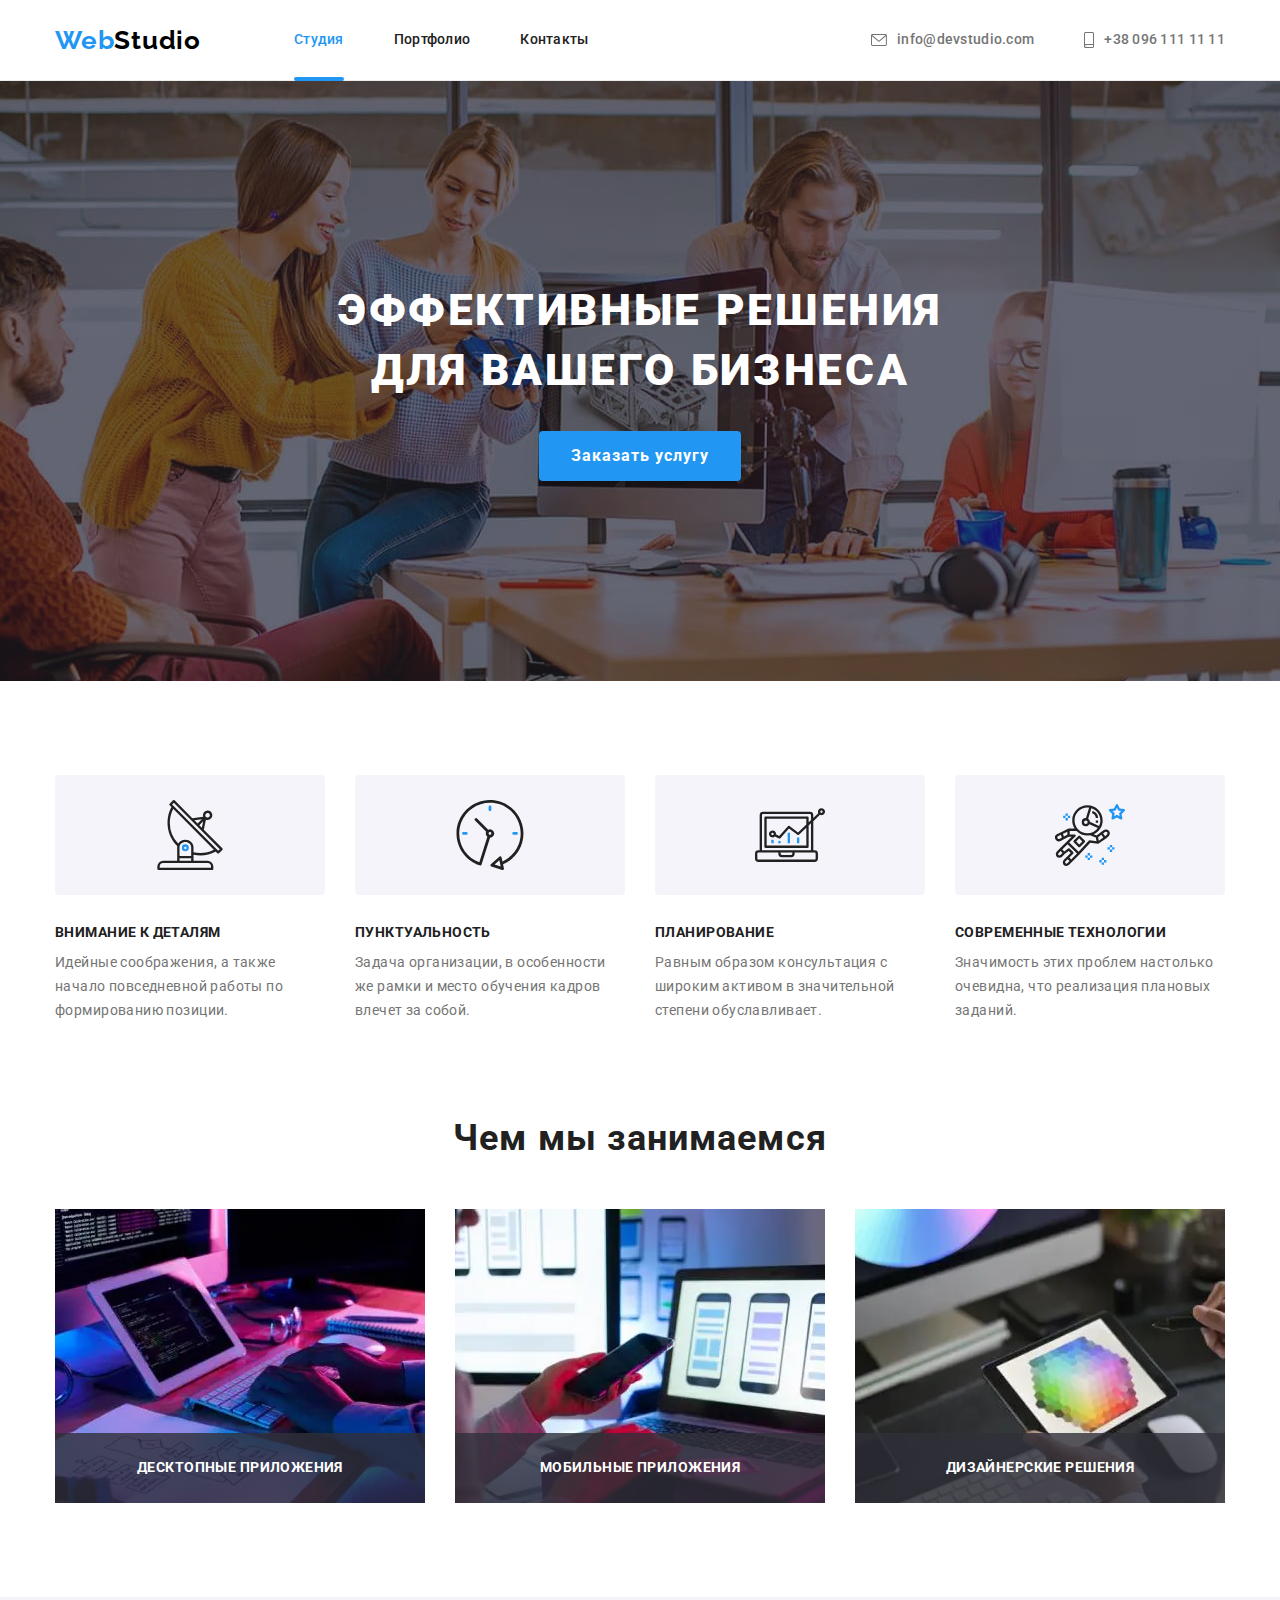
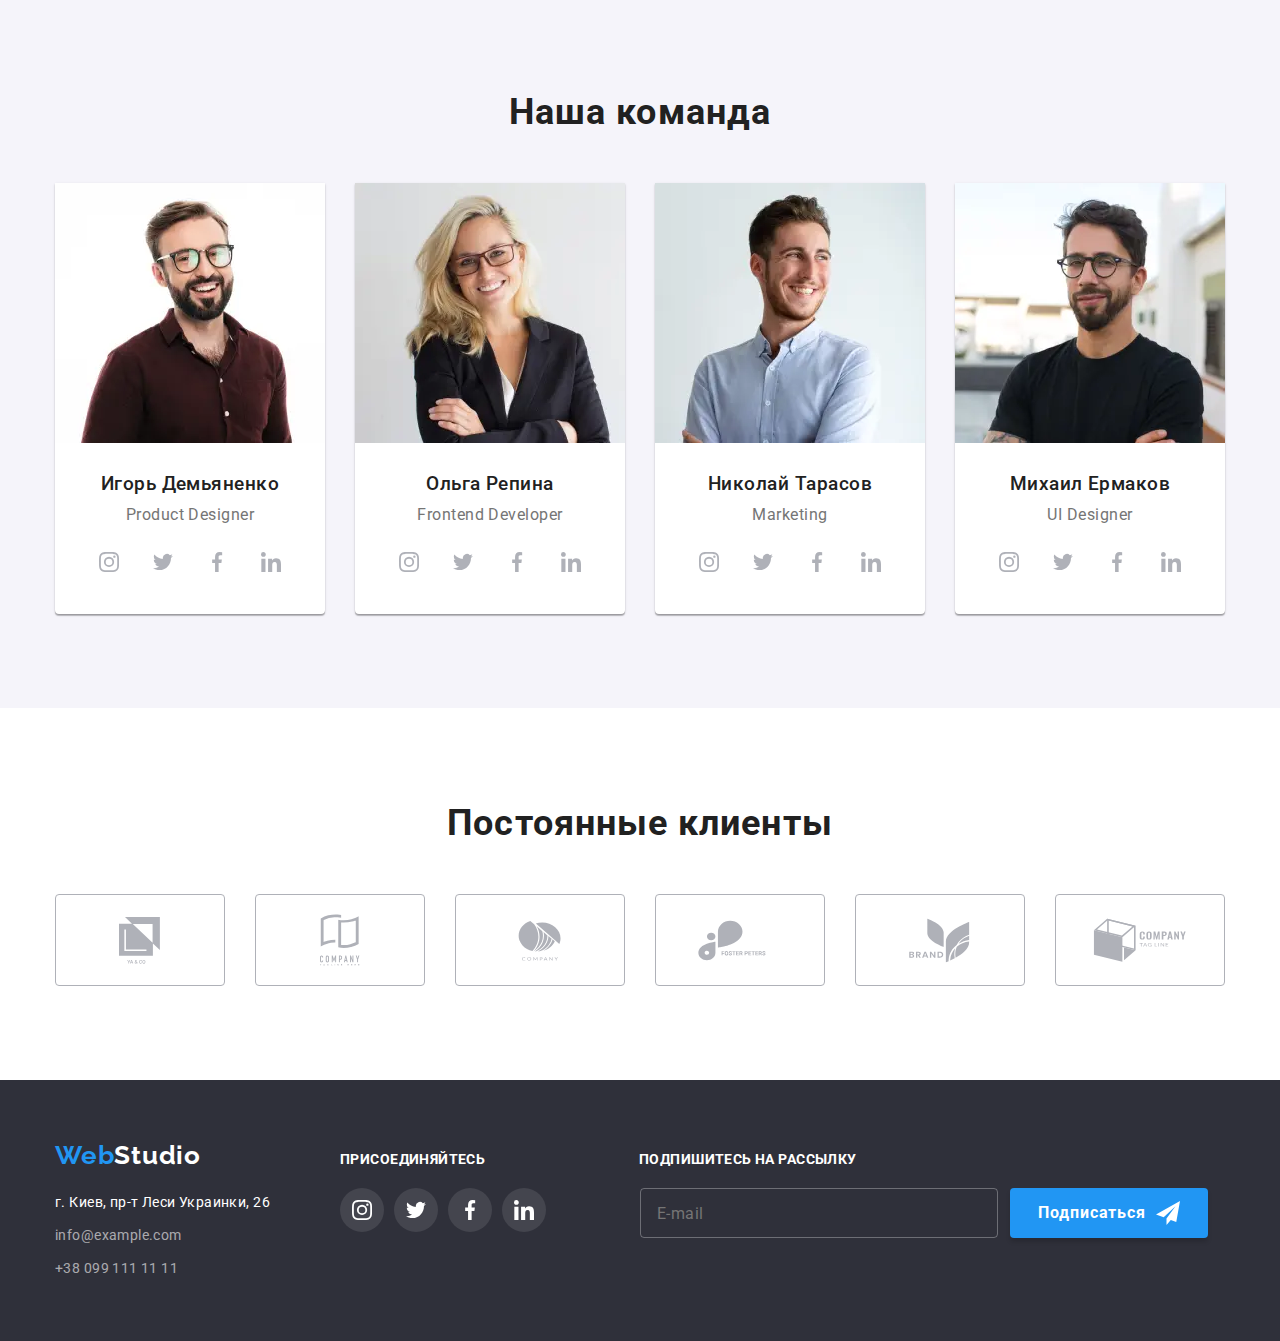
<file: index.html>
<!DOCTYPE html>
<html lang="ru">

<head>
    <meta charset="UTF-8">
    <meta name="viewport" content="width=device-width, initial-scale=1.0">
    <meta http-equiv="X-UA-Compatible" content="ie=edge">
    <title>Web Studio</title>
    <link rel="preconnect" href="https://fonts.googleapis.com">
    <link rel="preconnect" href="https://fonts.gstatic.com" crossorigin>
    <link href="https://fonts.googleapis.com/css2?family=Raleway:wght@700&family=Roboto:wght@400;500;700;900&display=swap"
        rel="stylesheet">
    <link rel="stylesheet" href="https://cdnjs.cloudflare.com/ajax/libs/modern-normalize/1.0.0/modern-normalize.min.css">
    <link rel="stylesheet" href="./css/main.min.css">    
</head>

<body>
    <header class="header">
        <div class="container container__header">           
            <a class="link logo" href="./index.html">Web<span class="logo--header">Studio</span></a>

            <button type="button" 
                class="menu-toggle js-open-menu" 
                aria-expanded="false" 
                aria-controls="mobile-menu"
                >
                <svg width="40" height="40" aria-label="Переключатель мобильного меню">
                    <use class="icon-menu" href="./images/symbols.svg#icon-menu"></use>                    
                </svg>
            </button>
            <nav class="nav nav__container">                
                
                    <ul class="list nav__list">
                        <li class="nav__item">
                            <a href="./index.html" class="link nav__link nav__link--current">Студия</a>
                        </li>
                        <li class="nav__item">
                            <a href="./portfolio.html" class="link nav__link">Портфолио</a>
                        </li>
                        <li class="nav__item">
                            <a href="#contacts" class="link nav__link">Контакты</a>
                        </li>
                    </ul>

                    <ul class="list contacts contacts__list">
                        <li class="contacts__item">
                            <a href="mailto:info@devstudio.com" class="link contacts__link">
                                <svg class="contacts__icon icon-mail">
                                    <use href="./images/symbols.svg#icon-mail"></use>
                                </svg>
                                info@devstudio.com
                            </a>
                        </li>
                        <li class="contacts__item">
                            <a href="tel:+380961111111" class="link contacts__link">
                                <svg class="contacts__icon icon-phone">
                                    <use href="./images/symbols.svg#icon-phone"></use>
                                </svg>
                                +38 096 111 11 11
                            </a>
                        </li>
                    </ul>                
            </nav>            
        </div>                
    </header>

    <!--     MOBILE MENU     -->
    
    <div class="menu__container js-menu-container" id="mobile-menu">
        <button type="button" class="menu-toggle js-close-menu">
            <svg width="40" height="40" aria-label="Переключатель мобильного меню">                    
                <use class="icon-cross" href="./images/symbols.svg#icon-cross"></use>
            </svg>
        </button>
    
        <div class="mobile-menu">
            <ul class="list nav__list nav__list">
                <li class="nav__item">
                    <a href="./index.html" class="link nav__link nav__link--current">Студия</a>
                </li>
                <li class="nav__item">
                    <a href="./portfolio.html" class="link nav__link">Портфолио</a>
                </li>
                <li class="nav__item">
                    <a href="./index.html#contacts" class="link nav__link">Контакты</a>
                </li>
            </ul>
            <div class="contacts-wrap">
                <ul class="list mob-contacts mob-contacts__list">
                    <li class="mob-contacts__item mob-contacts__item--tel">
                        <a href="tel:+380961111111" class="link mob-contacts__link">+38 096 111 11 11</a>
                    </li>
                    <li class="mob-contacts__item">
                        <a href="mailto:info@devstudio.com" class="link mob-contacts__link">info@devstudio.com</a>
                    </li>
                </ul>
                <ul class="list soc soc__list--mob">
                    <li class="soc__item">
                        <a href="" class="link soc__link">Instagram</a>
                    </li>
                    <li class="soc__item">
                        <a href="" class="soc__link">Twitter</a>
                    </li>
                    <li class="soc__item">
                        <a href="" class="soc__link">Facebook</a>
                    </li>
                    <li class="soc__item">
                        <a href="" class="soc__link">LinkedIn</a>
                    </li>
                </ul>
            </div>           
        </div>
    </div>
        
    <main>
        <!-- Hero section -->
        <section class="hero">
            <div class="hero__container">
                <h1 class="hero__title">Эффективные решения для вашего бизнеса</h1>
                <button type="button" class="btn hero__btn" data-modal-open>Заказать услугу</button>
            </div>            
        </section>

        <!-- Features section -->
        <section class="features section">
            <div class="container">
                <h2 class="visually-hidden">Особенности</h2>
                <ul class="list features__list">
                    <li class="features__item">
                        <div class="features__icons">
                            <svg  width="70" height="70">
                                <use href="./images/symbols.svg#icon-antenna"></use>
                            </svg>
                        </div>
                        <h3 class="features__title">Внимание к деталям</h3>
                        <p class="features__text">Идейные соображения, а также начало повседневной работы по формированию позиции.
                        </p>
                    </li>
                    <li class="features__item">
                        <div class="features__icons">
                            <svg  width="70" height="70">
                                <use href="./images/symbols.svg#icon-clock"></use>
                            </svg>
                        </div>
                        <h3 class="features__title">Пунктуальность</h3>
                        <p class="features__text">Задача организации, в особенности же рамки и место обучения кадров влечет за
                            собой.</p>
                    </li>
                    <li class="features__item">
                        <div class="features__icons">
                            <svg  width="70" height="70">
                                <use href="./images/symbols.svg#icon-diagram"></use>
                            </svg>
                        </div>
                        <h3 class="features__title">Планирование</h3>
                        <p class="features__text">Равным образом консультация с широким активом в значительной степени
                            обуславливает.</p>
                    </li>
                    <li class="features__item">
                        <div class="features__icons">
                            <svg  width="70" height="70">
                                <use href="./images/symbols.svg#icon-astronaut"></use>
                            </svg>
                        </div>
                        <h3 class="features__title">Современные технологии</h3>
                        <p class="features__text">Значимость этих проблем настолько очевидна, что реализация плановых заданий.</p>
                    </li>
                </ul>
            </div>            
        </section>

        <!-- Activities section -->
        <section class="activities">
            <div class="container">
                <h2 class="section__title">Чем мы занимаемся</h2>
                <ul class="list activities__list">
                    <li class="activities__item">
                        <picture>
                            <source srcset="./images/activity1.webp 1x, ./images/activity1@2x.webp 2x" media="(min-width:1200px)"
                                type="image/webp">
                            <source srcset="./images/activity1.jpg 1x, ./images/activity1@2x.jpg 2x" media="(min-width:1200px)"
                                type="image/jpeg">
                            
                            <img src="./images/activity1.jpg" alt="монитор и клавиатура" >
                        </picture>
                        
                        <h3 class="activities__text">Десктопные приложения</h3>
                    </li>
                    <li class="activities__item">
                        <picture>
                            <source srcset="./images/activity2.webp 1x, ./images/activity2@2x.webp 2x" media="(min-width:1200px)"
                                type="image/webp">
                            <source srcset="./images/activity2.jpg 1x, ./images/activity2@2x.jpg 2x" media="(min-width:1200px)"
                                type="image/jpeg">
                        
                            <img src="./images/activity2.jpg" alt="экраны смартфонов на мониторе">
                        </picture>
                        
                        <h3 class="activities__text">Мобильные приложения</h3>
                    </li>
                    <li class="activities__item">
                        <picture>
                            <source srcset="./images/activity3.webp 1x, ./images/activity3@2x.webp 2x" media="(min-width:1200px)"
                                type="image/webp">
                            <source srcset="./images/activity3.jpg 1x, ./images/activity3@2x.jpg 2x" media="(min-width:1200px)"
                                type="image/jpeg">
                        
                            <img src="./images/activity3.jpg" alt="цветовая палитра">
                        </picture>
                        
                        <h3 class="activities__text">Дизайнерские решения</h3>
                    </li>
                </ul>
            </div>            
        </section>

        <!-- Our team section -->
        <section class="team section">
            <div class="container">
                <h2 class="section__title">Наша команда</h2>
                <ul class="list team__list">
                    <li class="team__item">
                        <picture>
                            <source srcset="./images/foto1_desk.webp 1x, ./images/foto1_desk@2x.webp 2x" media="(min-width:1200px)"
                                type="image/webp">
                            <source srcset="./images/foto1_desk.jpg 1x, ./images/foto1_desk@2x.jpg 2x" media="(min-width:1200px)"
                                type="image/jpeg">
                            <source srcset="./images/foto1_tab.webp 1x, ./images/foto1_tab@2x.webp 2x" media="(min-width:768px)"
                                type="image/webp">
                            <source srcset="./images/foto1_tab.jpg 1x, ./images/foto1_tab@2x.jpg 2x" media="(min-width:768px)"
                                type="image/jpeg">
                            <source srcset="./images/foto1_mob.webp 1x, ./images/foto1_mob@2x.webp 2x" media="(max-width:767px)"
                                type="image/webp">
                            <source srcset="./images/foto1_mob.jpg 1x, ./images/foto1_mob@2x.jpg 2x" media="(max-width:767px)"
                                type="image/jpeg">
                            <img src="./images/foto1_mob.jpg" alt="team member">
                        </picture>
                        <div class="team__content">
                            <h3 class="team__title">Игорь Демьяненко</h3>
                            <p lang="en" class="team__text">Product Designer</p>
                            <ul class="social social--team list">
                                <li class="social__item">
                                    <a href="" class="social__link--team social__link">
                                        <svg class="social__icon" width="20" height="20">
                                            <use href="./images/symbols.svg#icon-instagram"></use>
                                        </svg>                           
                                    </a>
                                </li>
                                <li class="social__item">
                                    <a href="" class="social__link--team social__link">
                                        <svg class="social__icon" width="20" height="20">
                                            <use href="./images/symbols.svg#icon-twitter"></use>
                                        </svg>
                                    </a>
                                </li>
                                <li class="social__item">
                                    <a href="" class="social__link--team social__link">
                                        <svg class="social__icon" width="20" height="20">
                                            <use href="./images/symbols.svg#icon-facebook"></use>
                                        </svg>
                                    </a>
                                </li>
                                <li class="social__item">
                                    <a href="" class="social__link--team social__link">
                                        <svg class="social__icon" width="20" height="20">
                                            <use href="./images/symbols.svg#icon-linkedin"></use>
                                        </svg>
                                    </a>
                                </li>
                            </ul>
                        </div>                        
                    </li>
                    <li class="team__item">
                        <picture>
                            <source srcset="./images/foto2_desk.webp 1x, ./images/foto2_desk@2x.webp 2x" media="(min-width:1200px)"
                                type="image/webp">
                            <source srcset="./images/foto2_desk.jpg 1x, ./images/foto2_desk@2x.jpg 2x" media="(min-width:1200px)"
                                type="image/jpeg">
                            <source srcset="./images/foto2_tab.webp 1x, ./images/foto2_tab@2x.webp 2x" media="(min-width:768px)"
                                type="image/webp">
                            <source srcset="./images/foto2_tab.jpg 1x, ./images/foto2_tab@2x.jpg 2x" media="(min-width:768px)"
                                type="image/jpeg">
                            <source srcset="./images/foto2_mob.webp 1x, ./images/foto2_mob@2x.webp 2x" media="(max-width:767px)"
                                type="image/webp">
                            <source srcset="./images/foto2_mob.jpg 1x, ./images/foto2_mob@2x.jpg 2x" media="(max-width:767px)"
                                type="image/jpeg">
                            <img src="./images/foto2_mob.jpg" alt="team member">
                        </picture>
                        <div class="team__content">
                            <h3 class="team__title">Ольга Репина</h3>
                            <p lang="en" class="team__text">Frontend Developer</p>
                            <ul class="social social--team list">
                                <li class="social__item">
                                    <a href="" class="social__link--team social__link">
                                        <svg class="social__icon" width="20" height="20">
                                            <use href="./images/symbols.svg#icon-instagram"></use>
                                        </svg>                           
                                    </a>
                                </li>
                                <li class="social__item">
                                    <a href="" class="social__link--team social__link">
                                        <svg class="social__icon" width="20" height="20">
                                            <use href="./images/symbols.svg#icon-twitter"></use>
                                        </svg>
                                    </a>
                                </li>
                                <li class="social__item">
                                    <a href="" class="social__link--team social__link">
                                        <svg class="social__icon" width="20" height="20">
                                            <use href="./images/symbols.svg#icon-facebook"></use>
                                        </svg>
                                    </a>
                                </li>
                                <li class="social__item">
                                    <a href="" class="social__link--team social__link">
                                        <svg class="social__icon" width="20" height="20">
                                            <use href="./images/symbols.svg#icon-linkedin"></use>
                                        </svg>
                                    </a>
                                </li>
                            </ul>
                        </div>                    
                    </li>
                    <li class="team__item">
                        <picture>
                            <source srcset="./images/foto3_desk.webp 1x, ./images/foto3_desk@2x.webp 2x" media="(min-width:1200px)"
                                type="image/webp">
                            <source srcset="./images/foto3_desk.jpg 1x, ./images/foto3_desk@2x.jpg 2x" media="(min-width:1200px)"
                                type="image/jpeg">
                            <source srcset="./images/foto3_tab.webp 1x, ./images/foto3_tab@2x.webp 2x" media="(min-width:768px)"
                                type="image/webp">
                            <source srcset="./images/foto3_tab.jpg 1x, ./images/foto3_tab@2x.jpg 2x" media="(min-width:768px)"
                                type="image/jpeg">
                            <source srcset="./images/foto3_mob.webp 1x, ./images/foto3_mob@2x.webp 2x" media="(max-width:767px)"
                                type="image/webp">
                            <source srcset="./images/foto3_mob.jpg 1x, ./images/foto3_mob@2x.jpg 2x" media="(max-width:767px)"
                                type="image/jpeg">
                            <img src="./images/foto3_mob.jpg" alt="team member">
                        </picture>
                        <div class="team__content">
                            <h3 class="team__title">Николай Тарасов</h3>
                            <p lang="en" class="team__text">Marketing</p>
                            <ul class="social social--team list">
                                <li class="social__item">
                                    <a href="" class="social__link--team social__link">
                                        <svg class="social__icon" width="20" height="20">
                                            <use href="./images/symbols.svg#icon-instagram"></use>
                                        </svg>                           
                                    </a>
                                </li>
                                <li class="social__item">
                                    <a href="" class="social__link--team social__link">
                                        <svg class="social__icon" width="20" height="20">
                                            <use href="./images/symbols.svg#icon-twitter"></use>
                                        </svg>
                                    </a>
                                </li>
                                <li class="social__item">
                                    <a href="" class="social__link--team social__link">
                                        <svg class="social__icon" width="20" height="20">
                                            <use href="./images/symbols.svg#icon-facebook"></use>
                                        </svg>
                                    </a>
                                </li>
                                <li class="social__item">
                                    <a href="" class="social__link--team social__link">
                                        <svg class="social__icon" width="20" height="20">
                                            <use href="./images/symbols.svg#icon-linkedin"></use>
                                        </svg>
                                    </a>
                                </li>
                            </ul>
                        </div>                        
                    </li>
                    <li class="team__item">
                        <picture>
                            <source srcset="./images/foto4_desk.webp 1x, ./images/foto4_desk@2x.webp 2x" media="(min-width:1200px)"
                                type="image/webp">
                            <source srcset="./images/foto4_desk.jpg 1x, ./images/foto4_desk@2x.jpg 2x" media="(min-width:1200px)"
                                type="image/jpeg">
                            <source srcset="./images/foto4_tab.webp 1x, ./images/foto4_tab@2x.webp 2x" media="(min-width:768px)"
                                type="image/webp">
                            <source srcset="./images/foto4_tab.jpg 1x, ./images/foto4_tab@2x.jpg 2x" media="(min-width:768px)"
                                type="image/jpeg">
                            <source srcset="./images/foto4_mob.webp 1x, ./images/foto4_mob@2x.webp 2x" media="(max-width:767px)"
                                type="image/webp">
                            <source srcset="./images/foto4_mob.jpg 1x, ./images/foto4_mob@2x.jpg 2x" media="(max-width:767px)"
                                type="image/jpeg">
                            <img src="./images/foto4_mob.jpg" alt="team member">
                        </picture>
                        <div class="team__content">
                            <h3 class="team__title">Михаил Ермаков</h3>
                            <p lang="en" class="team__text">UI Designer</p>
                            <ul class="social social--team list">
                                <li class="social__item">
                                    <a href="" class="social__link--team social__link">
                                        <svg class="social__icon" width="20" height="20">
                                            <use href="./images/symbols.svg#icon-instagram"></use>
                                        </svg>                           
                                    </a>
                                </li>
                                <li class="social__item">
                                    <a href="" class="social__link--team social__link">
                                        <svg class="social__icon" width="20" height="20">
                                            <use href="./images/symbols.svg#icon-twitter"></use>
                                        </svg>
                                    </a>
                                </li>
                                <li class="social__item">
                                    <a href="" class="social__link--team social__link">
                                        <svg class="social__icon" width="20" height="20">
                                            <use href="./images/symbols.svg#icon-facebook"></use>
                                        </svg>
                                    </a>
                                </li>
                                <li class="social__item">
                                    <a href="" class="social__link--team social__link">
                                        <svg class="social__icon" width="20" height="20">
                                            <use href="./images/symbols.svg#icon-linkedin"></use>
                                        </svg>
                                    </a>
                                </li>
                            </ul>
                        </div>                        
                    </li>
                </ul>
            </div>            
        </section> 
        
        <!-- Clients section -->
        <section class="section clients">
            <div class="container">
                <h2 class="section__title">Постоянные клиенты</h2>
                <ul class="list clients__list">
                    <li class="clients__item">
                        <a href="" class="clients__link">
                            <svg class="clients__icon" width="41" height="47">
                                <use href="./images/symbols.svg#icon-client1"></use>
                            </svg>
                        </a>
                    </li>
                    <li class="clients__item">
                        <a href="" class="clients__link">
                            <svg class="clients__icon" width="40" height="52">
                                <use href="./images/symbols.svg#icon-client2"></use>
                            </svg>
                        </a>
                    </li>
                    <li class="clients__item">
                        <a href="" class="clients__link">
                            <svg class="clients__icon" width="43" height="41">
                                <use href="./images/symbols.svg#icon-client3"></use>
                            </svg>
                        </a>
                    </li>
                    <li class="clients__item">
                        <a href="" class="clients__link">
                            <svg class="clients__icon" width="84" height="41">
                                <use href="./images/symbols.svg#icon-client4"></use>
                            </svg>
                        </a>
                    </li>
                    <li class="clients__item">
                        <a href="" class="clients__link">
                            <svg class="clients__icon" width="63" height="45">
                                <use href="./images/symbols.svg#icon-client5"></use>
                            </svg>
                        </a>
                    </li>
                    <li class="clients__item">
                        <a href="" class="clients__link">
                            <svg class="clients__icon" width="94" height="44">
                                <use href="./images/symbols.svg#icon-client6"></use>
                            </svg>
                        </a>
                    </li>
                </ul>

            </div>
        </section>
    </main>

    <footer class="footer">        
        <div class="container container--footer">
            <a name="contacts"></a>
            <div class="contacts footer__contacts">
                <a class="link logo" href="./index.html">Web<span class="logo--footer">Studio</span></a>
                
                <address class="address address__footer">
                    <ul class="list address__list">
                        <li class="address__item">г. Киев, пр-т Леси Украинки, 26</li>
                        <li class="address__item"><a href="mailto:info@example.com"
                                class="link address__link">info@example.com</a></li>
                        <li class="address__item"><a href="tel:+380991111111" class="link address__link">+38 099 111 11 11</a>
                        </li>
                    </ul>
                </address>
            </div>
            <div class="join footer__join">
                <h3 class="join__title">присоединяйтесь</h3>
                <ul class="social social--join list">
                    <li class="social__item">
                        <a href="" class="social__link social__link--join">
                            <svg class="join__icon" width="20" height="20">
                                <use href="./images/symbols.svg#icon-instagram"></use>
                            </svg>
                        </a>
                    </li>
                    <li class="social__item">
                        <a href="" class="social__link social__link--join">
                            <svg class="join__icon" width="20" height="20">
                                <use href="./images/symbols.svg#icon-twitter"></use>
                            </svg>
                        </a>
                    </li>
                    <li class="social__item">
                        <a href="" class="social__link social__link--join">
                            <svg class="join__icon" width="20" height="20">
                                <use href="./images/symbols.svg#icon-facebook"></use>
                            </svg>
                        </a>
                    </li>
                    <li class="social__item">
                        <a href="" class="social__link social__link--join">
                            <svg class="join__icon" width="20" height="20">
                                <use href="./images/symbols.svg#icon-linkedin"></use>
                            </svg>
                        </a>
                    </li>
                </ul>
            </div>
            <div class="subscribe subscribe--footer">
                <h3 class="subscribe__title">Подпишитесь на рассылку</h3>
                <form class="subscribe__form">
                    <input type="email" name="email" placeholder="E-mail" class="subscribe__input">
                    <button type="submit" class="btn__submit btn">
                        Подписаться
                        <svg class="subscribe__icon" width="24" height="24">
                            <use href="./images/symbols.svg#icon-send"></use>
                        </svg>
                    </button>
                </form>
            </div>
            
        </div>
    </footer>



    <!--     MODAL WINDOW      --> 

    <div class="backdrop is-hidden" data-modal>
        <div class="modal">
            <button type="button" class="btn__close" data-modal-close>
                <svg width="18" height="18">
                    <use href="./images/symbols.svg#icon-close"></use>
                </svg>
            </button>
            <h3 class="modal__title">Оставьте свои данные, мы вам перезвоним</h3>
            <form class="form">
                <label class="form__label--input">
                    <span class="form__text">Имя</span>  
                    <span class="form__field">
                        <input 
                            type="text" 
                            name="name" 
                            class="form__input"  
                            placeholder=" "
                        />                    
                        <svg class="form__icon" width="18" height="18">
                            <use href="./images/symbols.svg#icon-person-black"></use>
                        </svg>
                    </span>                    
                </label>
                <label class="form__label--input">
                    <span class="form__text">Телефон</span>
                    <span class="form__field">
                        <input 
                            type="tel" 
                            name="tel" 
                            class="form__input" 
                            placeholder=" " 
                        />
                        <svg class="form__icon" width="18" height="18">
                            <use href="./images/symbols.svg#icon-phone-black"></use>
                        </svg>
                    </span>
                </label>
                <label class="form__label--input">
                    <span class="form__text">Почта</span>
                    <span class="form__field">
                        <input 
                            type="email" 
                            name="email" 
                            class="form__input" 
                            placeholder=" " 
                        />
                        <svg class="form__icon" width="18" height="18">
                            <use href="./images/symbols.svg#icon-email-black"></use>
                        </svg>
                    </span>
                </label>
                <label class="form__label--area">
                    <span class="form__text">Комментарий</span>
                    <textarea name="comment" class="form__area" placeholder="Введите текст"></textarea>
                </label>

                <label class="check check__field">
                    <input type="checkbox" class="checkbox">    
                    <span class="check__custom">
                        <svg class="check__icon" width="11" height="8">
                            <use href="./images/symbols.svg#icon-check"></use>
                        </svg>
                    </span>
                    <span class="check__text">Соглашаюсь с рассылкой и принимаю 
                        <a href="" class="check__link">Условия договора</a>
                    </span>
                    
                </label>
                
                <button type="submit" class="btn__submit btn btn__submit--modal">Отправить</button>
            </form>

        </div>
    </div>
    
    <script src="./js/modal.js"></script>
    <script src="./js/mobile-menu.js"></script>
</body>

</html>
</file>
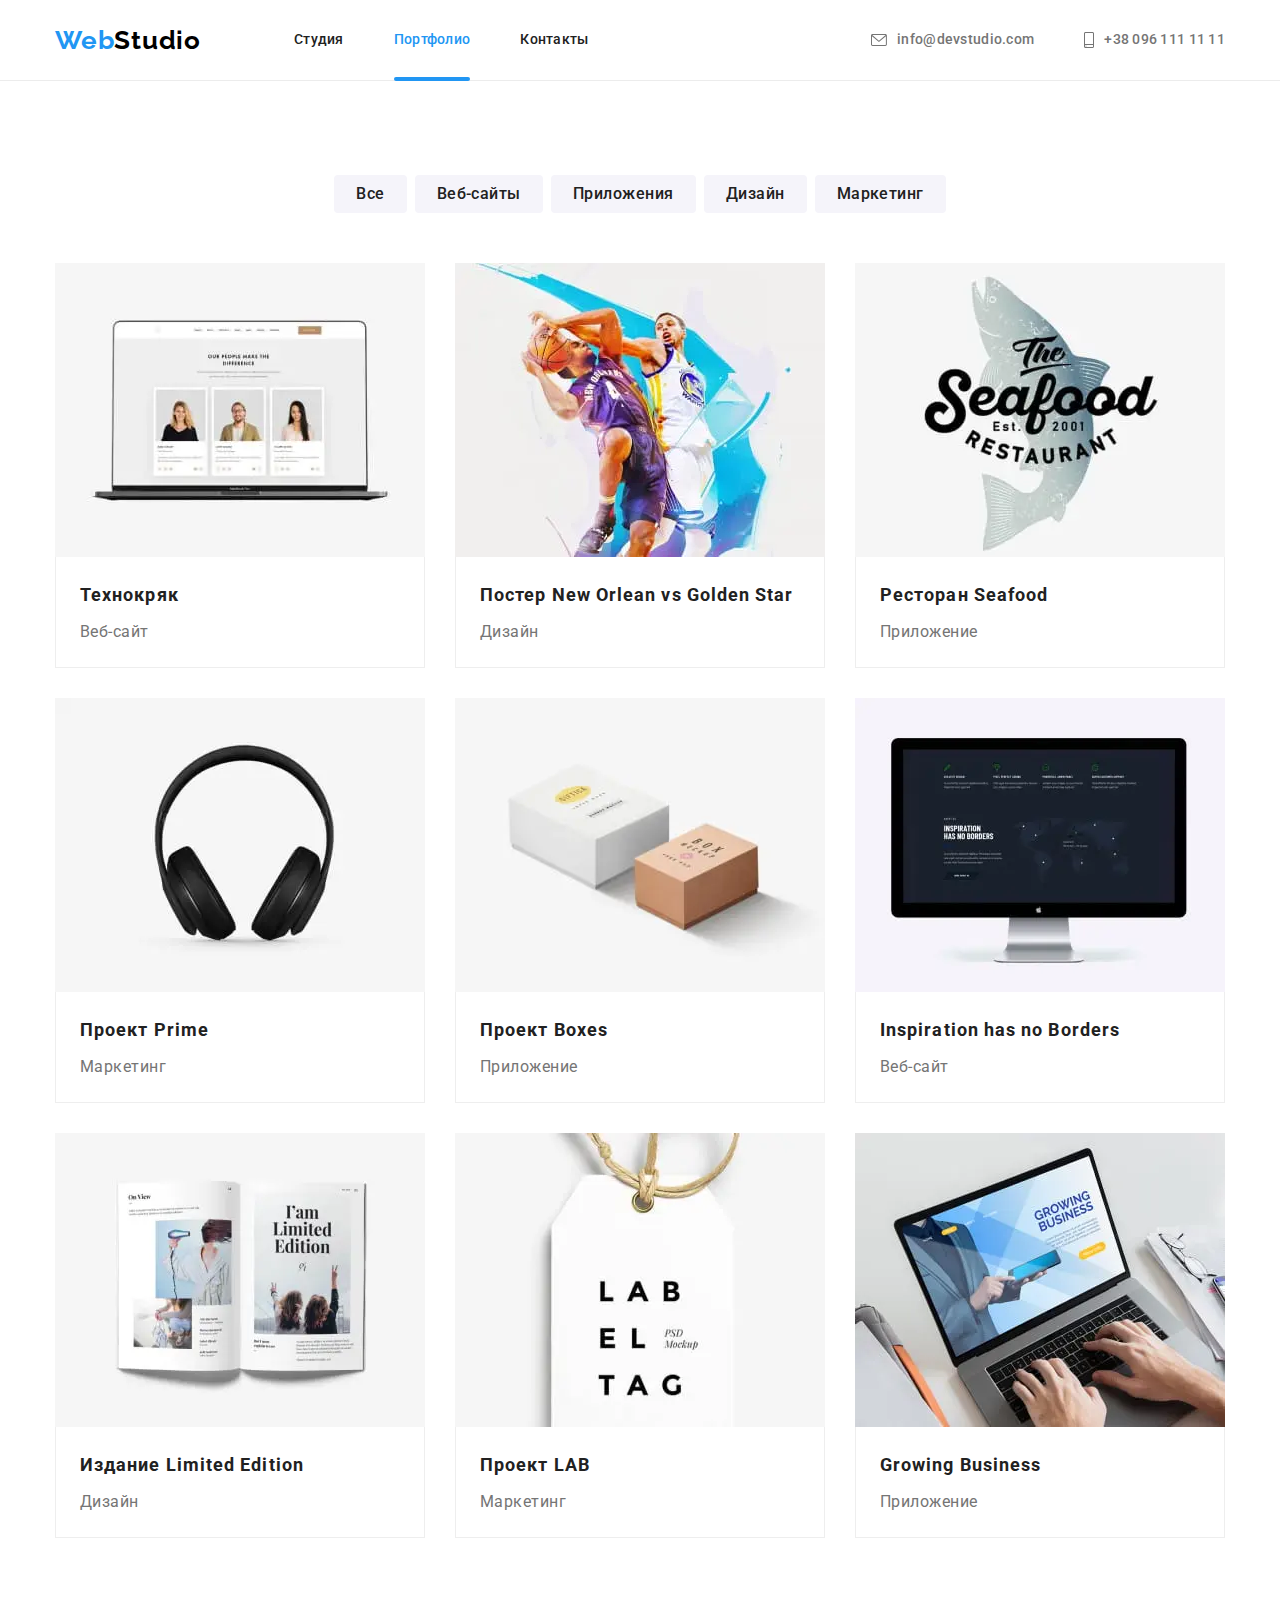
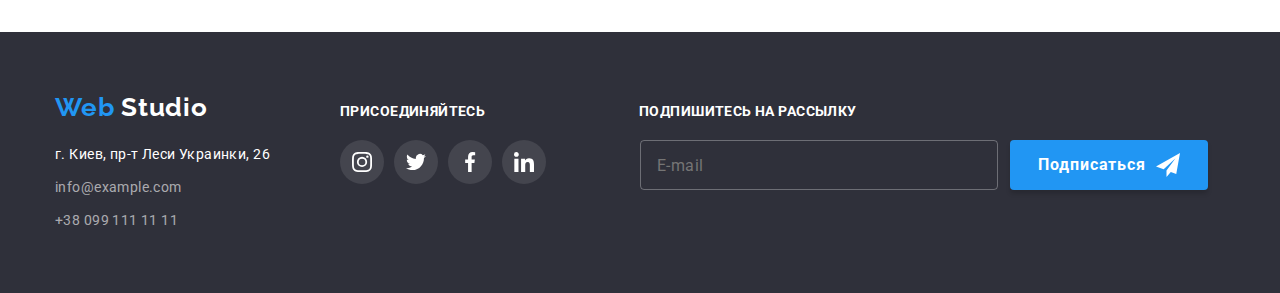
<file: portfolio.html>
<!DOCTYPE html>
<html lang="ru">

<head>
    <meta charset="UTF-8">
    <meta name="viewport" content="width=device-width, initial-scale=1.0">
    <meta http-equiv="X-UA-Compatible" content="ie=edge">
    <title>Web Studio</title>
    <link rel="preconnect" href="https://fonts.googleapis.com">
    <link rel="preconnect" href="https://fonts.gstatic.com" crossorigin>
    <link href="https://fonts.googleapis.com/css2?family=Raleway:wght@700&family=Roboto:wght@400;500;700;900&display=swap"
        rel="stylesheet">
    <link rel="stylesheet" href="https://cdnjs.cloudflare.com/ajax/libs/modern-normalize/1.0.0/modern-normalize.min.css" />
    <link rel="stylesheet" href="./css/main.min.css">
</head>

<body>
    <header class="header">
        <div class="container container__header">
            <a class="link logo" href="./index.html">Web<span class="logo--header">Studio</span></a>
    
            <button type="button" class="menu-toggle js-open-menu" aria-expanded="false" aria-controls="mobile-menu">
                <svg width="40" height="40" aria-label="Переключатель мобильного меню">
                    <use class="icon-menu" href="./images/symbols.svg#icon-menu"></use>
                </svg>
            </button>
            <nav class="nav nav__container">
    
                <ul class="list nav__list">
                    <li class="nav__item">
                        <a href="./index.html" class="link nav__link">Студия</a>
                    </li>
                    <li class="nav__item">
                        <a href="./portfolio.html" class="link nav__link nav__link--current">Портфолио</a>
                    </li>
                    <li class="nav__item">
                        <a href="#contacts" class="link nav__link">Контакты</a>
                    </li>
                </ul>
    
                <ul class="list contacts contacts__list">
                    <li class="contacts__item">
                        <a href="mailto:info@devstudio.com" class="link contacts__link">
                            <svg class="contacts__icon icon-mail">
                                <use href="./images/symbols.svg#icon-mail"></use>
                            </svg>
                            info@devstudio.com
                        </a>
                    </li>
                    <li class="contacts__item">
                        <a href="tel:+380961111111" class="link contacts__link">
                            <svg class="contacts__icon icon-phone">
                                <use href="./images/symbols.svg#icon-phone"></use>
                            </svg>
                            +38 096 111 11 11
                        </a>
                    </li>
                </ul>
            </nav>
        </div>
    </header>
    
    <!--     MOBILE MENU     -->
    
    <div class="menu__container js-menu-container" id="mobile-menu">
        <button type="button" class="menu-toggle js-close-menu">
            <svg width="40" height="40" aria-label="Переключатель мобильного меню">
                <use class="icon-cross" href="./images/symbols.svg#icon-cross"></use>
            </svg>
        </button>
    
        <div class="mobile-menu">
            <ul class="list nav__list nav__list">
                <li class="nav__item">
                    <a href="./index.html" class="link nav__link nav__link--current">Студия</a>
                </li>
                <li class="nav__item">
                    <a href="./portfolio.html" class="link nav__link">Портфолио</a>
                </li>
                <li class="nav__item">
                    <a href="./portfolio.html#contacts" class="link nav__link">Контакты</a>
                </li>
            </ul>
            <div class="contacts-wrap">
                <ul class="list mob-contacts mob-contacts__list">
                    <li class="mob-contacts__item mob-contacts__item--tel">
                        <a href="tel:+380961111111" class="link mob-contacts__link">+38 096 111 11 11</a>
                    </li>
                    <li class="mob-contacts__item">
                        <a href="mailto:info@devstudio.com" class="link mob-contacts__link">info@devstudio.com</a>
                    </li>
                </ul>
                <ul class="list soc soc__list--mob">
                    <li class="soc__item">
                        <a href="" class="link soc__link">Instagram</a>
                    </li>
                    <li class="soc__item">
                        <a href="" class="soc__link">Twitter</a>
                    </li>
                    <li class="soc__item">
                        <a href="" class="soc__link">Facebook</a>
                    </li>
                    <li class="soc__item">
                        <a href="" class="soc__link">LinkedIn</a>
                    </li>
                </ul>
            </div>
        </div>
    </div>

    <!-- Portfolio section -->
    <main class="portfolio section">
        <div class="container">
            <h1 class="visually-hidden">Портфолио</h1>
            <ul class="list portfolio__filter filter">
                <li class="filter__item"><button type="button" class="btn filter__btn">Все</button></li>
                <li class="filter__item"><button type="button" class="btn filter__btn">Веб-сайты</button></li>
                <li class="filter__item"><button type="button" class="btn filter__btn">Приложения</button></li>
                <li class="filter__item"><button type="button" class="btn filter__btn">Дизайн</button></li>
                <li class="filter__item"><button type="button" class="btn filter__btn">Маркетинг</button></li>
            </ul>
            
            <ul class="list portfolio__grid grid">
                <li class="grid__item">
                    <a href="" class="link grid__link">
                        <div class="img-wrap">
                            <picture>
                                <source srcset="./images/portfolio1_desk.webp 1x, ./images/portfolio1_desk@2x.webp 2x" media="(min-width:1200px)"
                                    type="image/webp">
                                <source srcset="./images/portfolio1_desk.jpg 1x, ./images/portfolio1_desk@2x.jpg 2x" media="(min-width:1200px)"
                                    type="image/jpeg">
                                <source srcset="./images/portfolio1_tab.webp 1x, ./images/portfolio1_tab@2x.webp 2x" media="(min-width:768px)"
                                    type="image/webp">
                                <source srcset="./images/portfolio1_tab.jpg 1x, ./images/portfolio1_tab@2x.jpg 2x" media="(min-width:768px)"
                                    type="image/jpeg">
                                <source srcset="./images/portfolio1_mob.webp 1x, ./images/portfolio1_mob@2x.webp 2x" media="(max-width:767px)"
                                    type="image/webp">
                                <source srcset="./images/portfolio1_mob.jpg 1x, ./images/portfolio1_mob@2x.jpg 2x" media="(max-width:767px)"
                                    type="image/jpeg">
                                <img src="./images/portfolio1_desk.jpg" alt="ноутбук с сайтом" class="grid__img">
                            </picture>
                            
                            <div class="grid__overlay">
                                <p class="grid__description">
                                    Ресурс предлагает комплексные предложения с разным уровнем функционала и сервисов. Все это позволит посетителю получить
                                исчерпывающие сведения о компании или частном лице.                                
                                </p>                                
                            </div>
                        </div>
                        
                        <div class="grid__content">
                            <h2 class="grid__title">Технокряк</h2>
                            <p class="grid__text">Веб-сайт</p>
                        </div>
                    </a>
            
                </li>
                <li class="grid__item">
                    <a href="" class="link grid__link">
                        <div class="img-wrap">
                            <picture>
                                <source srcset="./images/portfolio2_desk.webp 1x, ./images/portfolio2_desk@2x.webp 2x" media="(min-width:1200px)"
                                    type="image/webp">
                                <source srcset="./images/portfolio2_desk.jpg 1x, ./images/portfolio2_desk@2x.jpg 2x" media="(min-width:1200px)"
                                    type="image/jpeg">
                                <source srcset="./images/portfolio2_tab.webp 1x, ./images/portfolio2_tab@2x.webp 2x" media="(min-width:768px)"
                                    type="image/webp">
                                <source srcset="./images/portfolio2_tab.jpg 1x, ./images/portfolio2_tab@2x.jpg 2x" media="(min-width:768px)"
                                    type="image/jpeg">
                                <source srcset="./images/portfolio2_mob.webp 1x, ./images/portfolio2_mob@2x.webp 2x" media="(max-width:767px)"
                                    type="image/webp">
                                <source srcset="./images/portfolio2_mob.jpg 1x, ./images/portfolio2_mob@2x.jpg 2x" media="(max-width:767px)"
                                    type="image/jpeg">
                                <img src="./images/portfolio2_desk.jpg" alt="постер с баскетболистами" class="grid__img">
                            </picture>
                            
                            <div class="grid__overlay">
                                <p class="grid__description">
                                    Ресурс предлагает комплексные предложения с разным уровнем функционала и сервисов. Все это позволит посетителю
                                    получить
                                    исчерпывающие сведения о компании или частном лице.
                                </p>
                            </div>
                        </div>
                        
                        <div class="grid__content">
                            <h2 class="grid__title">Постер New Orlean vs Golden Star</h2>
                            <p class="grid__text">Дизайн</p>
                        </div>
                    </a>
            
                </li>
                <li class="grid__item">
                    <a href="" class="link grid__link">
                        <div class="img-wrap">
                            <picture>
                                <source srcset="./images/portfolio3_desk.webp 1x, ./images/portfolio3_desk@2x.webp 2x" media="(min-width:1200px)"
                                    type="image/webp">
                                <source srcset="./images/portfolio3_desk.jpg 1x, ./images/portfolio3_desk@2x.jpg 2x" media="(min-width:1200px)"
                                    type="image/jpeg">
                                <source srcset="./images/portfolio3_tab.webp 1x, ./images/portfolio3_tab@2x.webp 2x" media="(min-width:768px)"
                                    type="image/webp">
                                <source srcset="./images/portfolio3_tab.jpg 1x, ./images/portfolio3_tab@2x.jpg 2x" media="(min-width:768px)"
                                    type="image/jpeg">
                                <source srcset="./images/portfolio3_mob.webp 1x, ./images/portfolio3_mob@2x.webp 2x" media="(max-width:767px)"
                                    type="image/webp">
                                <source srcset="./images/portfolio3_mob.jpg 1x, ./images/portfolio3_mob@2x.jpg 2x" media="(max-width:767px)"
                                    type="image/jpeg">
                                <img src="./images/portfolio3_desk.jpg" alt="эмблема ресторана морепродуктов" class="grid__img">
                            </picture>
                           
                            <div class="grid__overlay">
                                <p class="grid__description">
                                    Ресурс предлагает комплексные предложения с разным уровнем функционала и сервисов. Все это позволит посетителю
                                    получить
                                    исчерпывающие сведения о компании или частном лице.
                                </p>
                            </div>
                        </div>
                        
                        <div class="grid__content">
                            <h2 class="grid__title">Ресторан Seafood</h2>
                            <p class="grid__text">Приложение</p>
                        </div>
                    </a>
            
                </li>
                <li class="grid__item">
                    <a href="" class="link grid__link">
                        <div class="img-wrap">
                            <picture>
                                <source srcset="./images/portfolio4_desk.webp 1x, ./images/portfolio4_desk@2x.webp 2x" media="(min-width:1200px)"
                                    type="image/webp">
                                <source srcset="./images/portfolio4_desk.jpg 1x, ./images/portfolio4_desk@2x.jpg 2x" media="(min-width:1200px)"
                                    type="image/jpeg">
                                <source srcset="./images/portfolio4_tab.webp 1x, ./images/portfolio4_tab@2x.webp 2x" media="(min-width:768px)"
                                    type="image/webp">
                                <source srcset="./images/portfolio4_tab.jpg 1x, ./images/portfolio4_tab@2x.jpg 2x" media="(min-width:768px)"
                                    type="image/jpeg">
                                <source srcset="./images/portfolio4_mob.webp 1x, ./images/portfolio4_mob@2x.webp 2x" media="(max-width:767px)"
                                    type="image/webp">
                                <source srcset="./images/portfolio4_mob.jpg 1x, ./images/portfolio4_mob@2x.jpg 2x" media="(max-width:767px)"
                                    type="image/jpeg">
                                <img src="./images/portfolio4_desk.jpg" alt="большие наушники" class="grid__img">
                            </picture>
                            
                            <div class="grid__overlay">
                                <p class="grid__description">
                                    Ресурс предлагает комплексные предложения с разным уровнем функционала и сервисов. Все это позволит посетителю
                                    получить
                                    исчерпывающие сведения о компании или частном лице.
                                </p>
                            </div>
                        </div>
                        
                        <div class="grid__content">
                            <h2 class="grid__title">Проект Prime</h2>
                            <p class="grid__text">Маркетинг</p>
                        </div>
                    </a>
            
                </li>
                <li class="grid__item">
                    <a href="" class="link grid__link">
                        <div class="img-wrap">
                            <picture>
                                <source srcset="./images/portfolio5_desk.webp 1x, ./images/portfolio5_desk@2x.webp 2x" media="(min-width:1200px)"
                                    type="image/webp">
                                <source srcset="./images/portfolio5_desk.jpg 1x, ./images/portfolio5_desk@2x.jpg 2x" media="(min-width:1200px)"
                                    type="image/jpeg">
                                <source srcset="./images/portfolio5_tab.webp 1x, ./images/portfolio5_tab@2x.webp 2x" media="(min-width:768px)"
                                    type="image/webp">
                                <source srcset="./images/portfolio4_tab.jpg 1x, ./images/portfolio5_tab@2x.jpg 2x" media="(min-width:768px)"
                                    type="image/jpeg">
                                <source srcset="./images/portfolio5_mob.webp 1x, ./images/portfolio5_mob@2x.webp 2x" media="(max-width:767px)"
                                    type="image/webp">
                                <source srcset="./images/portfolio5_mob.jpg 1x, ./images/portfolio5_mob@2x.jpg 2x" media="(max-width:767px)"
                                    type="image/jpeg">
                                <img src="./images/portfolio5_desk.jpg" alt="две коробки" class="grid__img">
                            </picture>
                            
                            <div class="grid__overlay">
                                <p class="grid__description">
                                    Ресурс предлагает комплексные предложения с разным уровнем функционала и сервисов. Все это позволит посетителю
                                    получить
                                    исчерпывающие сведения о компании или частном лице.
                                </p>
                            </div>
                        </div>
                        
                        <div class="grid__content">
                            <h2 class="grid__title">Проект Boxes</h2>
                            <p class="grid__text">Приложение</p>
                        </div>
                    </a>
            
                </li>
                <li class="grid__item">
                    <a href="" class="link grid__link">
                        <div class="img-wrap">
                            <picture>
                                <source srcset="./images/portfolio6_desk.webp 1x, ./images/portfolio6_desk@2x.webp 2x" media="(min-width:1200px)"
                                    type="image/webp">
                                <source srcset="./images/portfolio6_desk.jpg 1x, ./images/portfolio6_desk@2x.jpg 2x" media="(min-width:1200px)"
                                    type="image/jpeg">
                                <source srcset="./images/portfolio6_tab.webp 1x, ./images/portfolio6_tab@2x.webp 2x" media="(min-width:768px)"
                                    type="image/webp">
                                <source srcset="./images/portfolio6_tab.jpg 1x, ./images/portfolio6_tab@2x.jpg 2x" media="(min-width:768px)"
                                    type="image/jpeg">
                                <source srcset="./images/portfolio6_mob.webp 1x, ./images/portfolio6_mob@2x.webp 2x" media="(max-width:767px)"
                                    type="image/webp">
                                <source srcset="./images/portfolio6_mob.jpg 1x, ./images/portfolio6_mob@2x.jpg 2x" media="(max-width:767px)"
                                    type="image/jpeg">
                                <img src="./images/portfolio6_desk.jpg" alt="монитор с сайтом" class="grid__img">
                            </picture>
                            
                            <div class="grid__overlay">
                                <p class="grid__description">
                                    Ресурс предлагает комплексные предложения с разным уровнем функционала и сервисов. Все это позволит посетителю
                                    получить
                                    исчерпывающие сведения о компании или частном лице.
                                </p>
                            </div>
                        </div>
                        
                        <div class="grid__content">
                            <h2 class="grid__title">Inspiration has no Borders</h2>
                            <p class="grid__text">Веб-сайт</p>
                        </div>
                    </a>
            
            
                </li>
                <li class="grid__item">
                    <a href="" class="link grid__link">
                        <div class="img-wrap">
                            <picture>
                                <source srcset="./images/portfolio7_desk.webp 1x, ./images/portfolio7_desk@2x.webp 2x" media="(min-width:1200px)"
                                    type="image/webp">
                                <source srcset="./images/portfolio7_desk.jpg 1x, ./images/portfolio7_desk@2x.jpg 2x" media="(min-width:1200px)"
                                    type="image/jpeg">
                                <source srcset="./images/portfolio7_tab.webp 1x, ./images/portfolio7_tab@2x.webp 2x" media="(min-width:768px)"
                                    type="image/webp">
                                <source srcset="./images/portfolio7_tab.jpg 1x, ./images/portfolio7_tab@2x.jpg 2x" media="(min-width:768px)"
                                    type="image/jpeg">
                                <source srcset="./images/portfolio7_mob.webp 1x, ./images/portfolio7_mob@2x.webp 2x" media="(max-width:767px)"
                                    type="image/webp">
                                <source srcset="./images/portfolio7_mob.jpg 1x, ./images/portfolio7_mob@2x.jpg 2x" media="(max-width:767px)"
                                    type="image/jpeg">
                                <img src="./images/portfolio7_desk.jpg" alt="открытый журнал" class="grid__img">
                            </picture>
                            
                            <div class="grid__overlay">
                                <p class="grid__description">
                                    Ресурс предлагает комплексные предложения с разным уровнем функционала и сервисов. Все это позволит посетителю
                                    получить
                                    исчерпывающие сведения о компании или частном лице.
                                </p>
                            </div>
                        </div>
                        
                        <div class="grid__content">
                            <h2 class="grid__title">Издание Limited Edition</h2>
                            <p class="grid__text">Дизайн</p>
                        </div>
                    </a>
            
                </li>
                <li class="grid__item">
                    <a href="" class="link grid__link">
                        <div class="img-wrap">
                            <picture>
                                <source srcset="./images/portfolio8_desk.webp 1x, ./images/portfolio8_desk@2x.webp 2x" media="(min-width:1200px)"
                                    type="image/webp">
                                <source srcset="./images/portfolio8_desk.jpg 1x, ./images/portfolio8_desk@2x.jpg 2x" media="(min-width:1200px)"
                                    type="image/jpeg">
                                <source srcset="./images/portfolio8_tab.webp 1x, ./images/portfolio8_tab@2x.webp 2x" media="(min-width:768px)"
                                    type="image/webp">
                                <source srcset="./images/portfolio8_tab.jpg 1x, ./images/portfolio8_tab@2x.jpg 2x" media="(min-width:768px)"
                                    type="image/jpeg">
                                <source srcset="./images/portfolio8_mob.webp 1x, ./images/portfolio8_mob@2x.webp 2x" media="(max-width:767px)"
                                    type="image/webp">
                                <source srcset="./images/portfolio8_mob.jpg 1x, ./images/portfolio8_mob@2x.jpg 2x" media="(max-width:767px)"
                                    type="image/jpeg">
                                <img src="./images/portfolio8_desk.jpg" alt="бирка" class="grid__img">
                            </picture>
                            
                            <div class="grid__overlay">
                                <p class="grid__description">
                                    Ресурс предлагает комплексные предложения с разным уровнем функционала и сервисов. Все это позволит посетителю
                                    получить
                                    исчерпывающие сведения о компании или частном лице.
                                </p>
                            </div>
                        </div>
                        
                        <div class="grid__content">
                            <h2 class="grid__title">Проект LAB</h2>
                            <p class="grid__text">Маркетинг</p>
                        </div>
                    </a>
            
                </li>
                <li class="grid__item">
                    <a href="" class="link grid__link">
                        <div class="img-wrap">
                            <picture>
                                <source srcset="./images/portfolio9_desk.webp 1x, ./images/portfolio9_desk@2x.webp 2x" media="(min-width:1200px)"
                                    type="image/webp">
                                <source srcset="./images/portfolio9_desk.jpg 1x, ./images/portfolio9_desk@2x.jpg 2x" media="(min-width:1200px)"
                                    type="image/jpeg">
                                <source srcset="./images/portfolio9_tab.webp 1x, ./images/portfolio9_tab@2x.webp 2x" media="(min-width:768px)"
                                    type="image/webp">
                                <source srcset="./images/portfolio9_tab.jpg 1x, ./images/portfolio9_tab@2x.jpg 2x" media="(min-width:768px)"
                                    type="image/jpeg">
                                <source srcset="./images/portfolio9_mob.webp 1x, ./images/portfolio9_mob@2x.webp 2x" media="(max-width:767px)"
                                    type="image/webp">
                                <source srcset="./images/portfolio9_mob.jpg 1x, ./images/portfolio9_mob@2x.jpg 2x" media="(max-width:767px)"
                                    type="image/jpeg">
                                <img src="./images/portfolio9_desk.jpg" alt="ноутбук с бизнес-сайтом" class="grid__img">
                            </picture>
                            
                            <div class="grid__overlay">
                                <p class="grid__description">
                                    Ресурс предлагает комплексные предложения с разным уровнем функционала и сервисов. Все это позволит посетителю
                                    получить
                                    исчерпывающие сведения о компании или частном лице.
                                </p>
                            </div>
                        </div>
                        
                        <div class="grid__content">
                            <h2 class="grid__title">Growing Business</h2>
                            <p class="grid__text">Приложение</p>
                        </div>
                    </a>
            
                </li>
            </ul>
        </div>
    </main>

    <footer class="footer">
        <div class="container container--footer">
            <a name="contacts"></a>
            <div class="contacts footer__contacts" >
                <a class="link logo" href="./index.html">Web
                    <span class="logo--footer">Studio</span>
                </a>
                <address class="address address__footer">
                    <ul class="list address__list">
                        <li class="address__item">г. Киев, пр-т Леси Украинки, 26</li>
                        <li class="address__item"><a href="mailto:info@example.com"
                                class="link address__link">info@example.com</a></li>
                        <li class="address__item"><a href="tel:+380991111111" class="link address__link">+38 099 111 11
                                11</a>
                        </li>
                    </ul>
                </address>
            </div>
            <div class="join footer__join">
                <h3 class="join__title">присоединяйтесь</h3>
                <ul class="social social--join list">
                    <li class="social__item">
                        <a href="" class="social__link social__link--join">
                            <svg class="join__icon" width="20" height="20">
                                <use href="./images/symbols.svg#icon-instagram"></use>
                            </svg>
                        </a>
                    </li>
                    <li class="social__item">
                        <a href="" class="social__link social__link--join">
                            <svg class="join__icon" width="20" height="20">
                                <use href="./images/symbols.svg#icon-twitter"></use>
                            </svg>
                        </a>
                    </li>
                    <li class="social__item">
                        <a href="" class="social__link social__link--join">
                            <svg class="join__icon" width="20" height="20">
                                <use href="./images/symbols.svg#icon-facebook"></use>
                            </svg>
                        </a>
                    </li>
                    <li class="social__item">
                        <a href="" class="social__link social__link--join">
                            <svg class="join__icon" width="20" height="20">
                                <use href="./images/symbols.svg#icon-linkedin"></use>
                            </svg>
                        </a>
                    </li>
                </ul>
            </div>
            <div class="subscribe subscribe--footer">
                <h3 class="subscribe__title">Подпишитесь на рассылку</h3>
                <form class="subscribe__form">
                    <input type="email" name="email" placeholder="E-mail" class="subscribe__input">
                    <button type="submit" class="btn__submit btn">
                        Подписаться
                        <svg class="subscribe__icon" width="24" height="24">
                            <use href="./images/symbols.svg#icon-send"></use>
                        </svg>
                    </button>
                </form>
            </div>
    
        </div>
    </footer>

    <script src="./js/mobile-menu.js"></script>
</body>

</html>
</file>
<file: css/main.min.css>
:root{--title-color: #212121;--text-color: #757575;--icon-color: #AFB1B8;--text-light-color: #ffffff;--nav-color: #212121;--logo-header-color: #000000;--logo-footer-color: #ffffff;--accent-color: #2196F3;--background-dark-color: #2F303A;--background-light-color: #F5F4FA;--background-white-color: #ffffff;--footer-color: #ffffff;--footer-link-color: rgba(255, 255, 255, 0.6);--join-link-bg-color: rgba(255, 255, 255, 0.1);--border-color: #EEEEEE;--border-header-color: #ECECEC;--border-input-color: rgba(33, 33, 33, 0.2);--placeholder-color: rgba(117, 117, 117, 0.5);--typical-desktop-padding: 94px;--typical-padding: 60px;--trans-duration: 250ms;--trans-func: cubic-bezier(0.4, 0, 0.2, 1);--mobile-item-width: 450px;--tablet-item-width: 354px;--desktop-item-width: 270px}.visually-hidden{position:absolute;width:1px;height:1px;margin:-1px;border:0;padding:0;white-space:nowrap;clip-path:inset(100%);clip:rect(0 0 0 0);overflow:hidden}body{font-family:'Roboto', Verdana, Tahoma, sans-serif;background-color:var(--background-white-color);color:var(--text-color)}.btn{cursor:pointer;font-family:inherit;border-radius:4px;border:none}.section{padding:var(--typical-padding) 0}.section__title{font-size:28px;line-height:1.18;text-align:center;letter-spacing:0.03em;color:var(--title-color);margin-bottom:30px}@media screen and (min-width: 1200px){.section__title{font-size:36px;line-height:1.17;margin-bottom:50px}}@media screen and (min-width: 1200px){.section{padding:var(--typical-desktop-padding) 0}}.container{width:100%;padding:0 15px;margin:0 auto}@media screen and (min-width: 480px){.container{max-width:480px}}@media screen and (min-width: 768px){.container{max-width:768px}}@media screen and (min-width: 1200px){.container{max-width:1200px}}h1,h2,h3,h4,h5,h6,p{margin:0;padding:0}img{display:block;max-width:100%;height:auto}a{text-decoration:none;color:inherit}.list{list-style:none;margin:0;padding:0}button{padding:0;border:none;cursor:pointer}.logo{font-family:'Raleway', sans-serif;font-weight:700;font-size:24px;line-height:1.17;letter-spacing:0.03em;color:var(--accent-color)}@media screen and (min-width: 1200px){.logo{font-size:26px;line-height:1.19}}.logo--header{color:var(--logo-header-color)}.logo--footer{color:var(--logo-footer-color)}.menu__container{position:fixed;width:100vw;height:100vh;top:0;left:0;background-color:var(--background-white-color);transform:translateX(110%);z-index:1}.menu__container.is-open{transform:translateX(0)}.menu-toggle{display:none}@media screen and (max-width: 767px){.menu-toggle{display:flex;justify-content:center;align-items:center;position:absolute;top:10px;right:15px;background-color:transparent;transition:fill var(--trans-duration) var(--trans-func)}.menu-toggle:hover,.menu-toggle:focus{fill:var(--accent-color)}}.mobile-menu{display:flex;flex-direction:column;justify-content:space-between;padding:48px 40px 38px;height:100%}@media screen and (max-width: 375px){.mobile-menu{padding:20px}}.mob-contacts__list{margin-bottom:64px;font-weight:500;font-size:24px;line-height:1.17;letter-spacing:0.02em}.mob-contacts__item--tel{margin-bottom:32px;color:var(--accent-color)}@media screen and (min-width: 375px){.mob-contacts__item--tel{font-size:34px}}.soc__list--mob{display:flex;flex-wrap:wrap;margin:-10px}.soc__item{position:relative;padding:10px;font-weight:500;font-size:18px;line-height:1.22;letter-spacing:0.02em;color:var(--accent-color)}.soc__item:not(:last-child)::after{content:'';position:absolute;right:0;top:50%;transform:translateY(-50%);width:1px;height:22px;background:rgba(33,33,33,0.2)}.header{border-bottom:1px solid var(--border-header-color)}.container__header{position:relative;display:flex;align-items:center;min-height:60px}@media screen and (min-width: 768px){.container__header{min-height:80px}}.nav__container{display:flex;align-items:center;flex-basis:100%;margin-left:88px}@media (max-width: 767px){.nav__container{display:none}}@media screen and (min-width: 1200px){.nav__container{margin-left:93px}}@media screen and (min-width: 768px){.nav__list{display:flex}}.nav__item:not(:last-child){margin-bottom:32px}@media screen and (min-width: 768px){.nav__item:not(:last-child){margin-bottom:0;margin-right:50px}}.nav__link{position:relative;display:block;font-weight:500;font-size:40px;line-height:1.18;letter-spacing:0.02em;color:var(--nav-color);transition-property:color;transition-duration:var(--trans-duration);transition-timing-function:var(--trans-func)}@media screen and (min-width: 768px){.nav__link{padding:32px 0;font-size:14px;line-height:1.14}}.nav__link--current{color:var(--accent-color)}@media screen and (min-width: 768px){.nav__link--current::after{content:'';position:absolute;left:0;bottom:-1px;width:100%;height:4px;background:var(--accent-color);border-radius:2px}}.contacts__list{margin-left:auto}@media screen and (min-width: 1200px){.contacts__list{display:flex}}@media screen and (min-width: 1200px){.contacts__item:not(:last-child){margin-right:50px}}.contacts__link{display:flex;align-items:center;padding:5px 0;font-weight:500;font-size:12px;line-height:1.17;letter-spacing:0.02em;fill:currentColor;transition-property:color;transition-duration:var(--trans-duration);transition-timing-function:var(--trans-func)}@media screen and (min-width: 1200px){.contacts__link{padding:30px 0;font-size:14px;line-height:1.14}}.contacts__icon{margin-right:10px}.icon-mail{width:14px;height:10px}@media screen and (min-width: 1200px){.icon-mail{width:16px;height:12px}}.icon-phone{width:10px;height:14px}@media screen and (min-width: 1200px){.icon-phone{height:16px}}.nav__link:hover,.nav__link:focus,.contacts__link:hover,.contacts__link:focus{color:var(--accent-color)}.hero{background-color:var(--background-dark-color)}.hero__container{width:100%;max-width:480px;padding:118px 0;margin:0 auto;text-align:center;background-repeat:no-repeat;background-size:cover;background-position:center;background-image:linear-gradient(rgba(47,48,58,0.4), rgba(47,48,58,0.4)),url(../images/hero-mob.jpg)}@media (min-device-pixel-ratio: 2), (-webkit-min-device-pixel-ratio: 2), (min-resolution: 192dpi), (min-resolution: 2dppx){.hero__container{background-image:linear-gradient(rgba(47,48,58,0.4), rgba(47,48,58,0.4)),url(../images/hero-mob@2x.jpg)}}@media screen and (min-width: 768px){.hero__container{max-width:768px;background-image:linear-gradient(rgba(47,48,58,0.4), rgba(47,48,58,0.4)),url(../images/hero-tab.jpg)}}@media screen and (min-width: 768px) and (min-device-pixel-ratio: 2), screen and (min-width: 768px) and (-webkit-min-device-pixel-ratio: 2), screen and (min-width: 768px) and (min-resolution: 192dpi), screen and (min-width: 768px) and (min-resolution: 2dppx){.hero__container{background-image:linear-gradient(rgba(47,48,58,0.4), rgba(47,48,58,0.4)),url(../images/hero-tab@2x.jpg)}}@media screen and (min-width: 1200px){.hero__container{max-width:1600px;padding:200px 0;background-image:linear-gradient(rgba(47,48,58,0.4), rgba(47,48,58,0.4)),url(../images/hero-desk.jpg)}}@media screen and (min-width: 1200px) and (min-device-pixel-ratio: 2), screen and (min-width: 1200px) and (-webkit-min-device-pixel-ratio: 2), screen and (min-width: 1200px) and (min-resolution: 192dpi), screen and (min-width: 1200px) and (min-resolution: 2dppx){.hero__container{background-image:linear-gradient(rgba(47,48,58,0.4), rgba(47,48,58,0.4)),url(../images/hero-desk@2x.jpg)}}.hero__title{font-weight:900;font-size:44px;line-height:1.36;letter-spacing:0.06em;text-transform:uppercase;color:var(--text-light-color);margin:0 auto 30px;max-width:696px}@media screen and (max-width: 400px){.hero__title{font-size:36px}}.hero__btn{font-weight:700;font-size:16px;line-height:1.88;background-color:var(--accent-color);color:var(--text-light-color);letter-spacing:0.06em;box-shadow:0px 4px 4px rgba(0,0,0,0.15);padding:10px 32px;min-width:200px}.features__list{display:flex;flex-wrap:wrap;margin:-15px}.features__item{margin:15px}@media screen and (min-width: 480px){.features__item{width:var(--mobile-item-width)}}@media screen and (min-width: 768px){.features__item{width:var(--tablet-item-width)}}@media screen and (min-width: 1200px){.features__item{width:var(--desktop-item-width)}}.features__icons{display:flex;justify-content:center;align-items:center;align-items:center;width:100%;height:120px;margin-bottom:30px;background-color:var(--background-light-color);border-radius:4px}.features__title{margin-bottom:10px;font-size:14px;line-height:1.14;letter-spacing:0.03em;text-transform:uppercase;color:var(--title-color)}.features__text{font-size:14px;line-height:1.71;letter-spacing:0.03em}.activities{padding:0 0 var(--typical-desktop-padding)}@media screen and (max-width: 1199px){.activities{display:none}}.activities__list{display:flex}.activities__item{position:relative}.activities__item:not(:last-child){margin-right:30px}.activities__text{position:absolute;left:0;bottom:0;display:flex;justify-content:center;align-items:center;width:100%;height:70px;font-size:14px;line-height:1.14;letter-spacing:0.03em;text-transform:uppercase;color:var(--text-light-color);background:rgba(47,48,58,0.8)}.team{background-color:var(--background-light-color)}.team__list{display:flex;flex-wrap:wrap;margin:-15px;font-size:16px;line-height:1.19;text-align:center;letter-spacing:0.03em}.team__item{margin:15px;background-color:var(--background-white-color);box-shadow:0px 1px 3px rgba(0,0,0,0.12),0px 1px 1px rgba(0,0,0,0.14),0px 2px 1px rgba(0,0,0,0.2);border-radius:0px 0px 4px 4px}@media screen and (min-width: 480px){.team__item{width:var(--mobile-item-width)}}@media screen and (min-width: 768px){.team__item{width:var(--tablet-item-width)}}@media screen and (min-width: 1200px){.team__item{width:var(--desktop-item-width)}}.team__content{padding:30px 0 24px}@media screen and (min-width: 1200px){.team__content{padding:30px 0}}.team__title{margin-bottom:10px;font-weight:500;color:var(--title-color)}.team__text{margin-bottom:16px}.social{display:flex;justify-content:center}@media screen and (min-width: 1200px){.social--join{justify-content:start}}.social__item:not(:last-child){margin-right:10px}.social__link{display:flex;justify-content:center;align-items:center;width:44px;height:44px;border-radius:50%;transition:background-color var(--trans-duration) var(--trans-func),fill var(--trans-duration) var(--trans-func)}.social__link:hover,.social__link:focus{background-color:var(--accent-color);fill:var(--text-light-color)}.social__link--team{fill:var(--icon-color)}.social__link--join{background-color:var(--join-link-bg-color);fill:var(--footer-color)}.clients__list{display:flex;flex-wrap:wrap;margin:-15px}@media screen and (min-width: 1200px){.clients__list{flex-wrap:nowrap}}.clients__item{margin:15px;width:calc((100% - 2 * 30px) / 2)}@media screen and (min-width: 768px){.clients__item{width:calc((100% - 3 * 30px) / 3)}}@media screen and (min-width: 1200px){.clients__item{width:calc((100% - 6 * 30px) / 6)}}.clients__link{display:flex;justify-content:center;align-items:center;min-width:110px;height:92px;border:1px solid var(--icon-color);border-radius:4px;color:var(--icon-color);transition:color var(--trans-duration) var(--trans-func),border var(--trans-duration) var(--trans-func)}.clients__link:hover,.clients__link:focus{color:var(--accent-color);border:1px solid var(--accent-color)}.clients__icon{fill:currentColor}.footer{background-color:var(--background-dark-color);color:var(--footer-color);padding:var(--typical-padding) 0}.container--footer{text-align:center}@media screen and (min-width: 768px){.container--footer{display:flex;flex-wrap:wrap;align-items:baseline;padding:0}}@media screen and (min-width: 1200px){.container--footer{text-align:start;padding:0 15px}}.footer__contacts{margin-bottom:60px}@media screen and (min-width: 768px){.footer__contacts{margin:0 76px 60px}}@media screen and (min-width: 1200px){.footer__contacts{margin:0}}.address{font-style:normal;font-size:14px;line-height:1.71;letter-spacing:0.03em}.address__footer{margin-top:20px}.address__item:not(:last-child){margin-bottom:9px}.address__link{color:var(--footer-link-color);transition:color var(--trans-duration) var(--trans-func)}.address__link:hover,.address__link:focus{color:var(--accent-color)}.footer__join{margin:0 0 60px}@media screen and (min-width: 768px){.footer__join{margin:0 89px}}@media screen and (min-width: 1200px){.footer__join{margin:0 0 0 70px}}.join__title,.subscribe__title{margin-bottom:20px;font-size:14px;line-height:1.14;letter-spacing:0.03em;text-transform:uppercase}.subscribe--footer{color:var(--footer-color)}@media screen and (min-width: 768px){.subscribe--footer{margin-left:166px;width:var(--mobile-item-width)}}@media screen and (min-width: 1200px){.subscribe--footer{margin-left:93px}}.subscribe__form{display:flex;flex-wrap:wrap;justify-content:center}@media screen and (min-width: 1200px){.subscribe__form{flex-wrap:nowrap;width:570px}}.subscribe__input{display:flex;align-items:center;padding-left:16px;margin-bottom:20px;width:450px;height:50px;background-color:transparent;border:1px solid rgba(255,255,255,0.3);border-radius:4px;font-size:16px;line-height:1.25;letter-spacing:0.03em;color:rgba(255,255,255,0.6)}@media screen and (min-width: 1200px){.subscribe__input{width:358px;margin-bottom:0}}.btn__submit{display:flex;align-items:center;justify-content:center;margin-left:12px;padding:10px 28px;background-color:var(--accent-color);box-shadow:0px 4px 4px rgba(0,0,0,0.15);font-weight:700;font-size:16px;line-height:1.87;letter-spacing:0.06em;color:var(--footer-color);fill:currentColor;transition:background-color var(--trans-duration) var(--trans-func)}.subscribe__icon{margin-left:10px}.portfolio__filter{display:flex;flex-wrap:wrap;margin-bottom:25px}@media screen and (min-width: 768px){.portfolio__filter{margin-bottom:30px;justify-content:center}}@media screen and (min-width: 1200px){.portfolio__filter{margin-bottom:50px}}.filter__item{margin-bottom:15px}@media screen and (min-width: 768px){.filter__item{margin-bottom:0}}.filter__item:not(:last-child){margin-right:8px}.filter__btn{padding:6px 22px;font-weight:500;font-size:16px;line-height:1.62;text-align:center;letter-spacing:0.03em;background-color:var(--background-light-color);color:var(--title-color);transition:background-color var(--trans-duration) var(--trans-func),box-shadow var(--trans-duration) var(--trans-func),color var(--trans-duration) var(--trans-func)}.filter__btn:hover,.filter__btn:focus{background-color:var(--accent-color);box-shadow:0px 3px 1px rgba(0,0,0,0.1),0px 1px 2px rgba(0,0,0,0.08),0px 2px 2px rgba(0,0,0,0.12);color:var(--text-light-color)}.portfolio__grid{margin:-15px;display:flex;flex-wrap:wrap}.grid__item{margin:15px;background-color:var(--background-white-color)}@media screen and (min-width: 480px){.grid__item{width:var(--mobile-item-width)}}@media screen and (min-width: 768px){.grid__item{width:calc(100%/2 - 30px)}}@media screen and (min-width: 1200px){.grid__item{width:calc(100%/3 - 30px)}}.grid__link{display:block;height:100%;border-bottom:1px solid var(--border-color);box-shadow:none;transition-property:box-shadow;transition-duration:var(--trans-duration);transition-timing-function:var(--trans-func)}.grid__link:hover,.grid__link:focus{box-shadow:0px 1px 1px rgba(0,0,0,0.12),0px 4px 4px rgba(0,0,0,0.06),1px 4px 6px rgba(0,0,0,0.16)}@media screen and (min-width: 768px) and (max-width: 1200px){.grid__link{max-height:440px}}.grid__content{padding:20px 24px;border-left:1px solid var(--border-color);border-right:1px solid var(--border-color)}.grid__title{margin-bottom:4px;font-size:18px;line-height:2;letter-spacing:0.06em;color:var(--title-color)}.grid__text{font-size:16px;line-height:1.88;letter-spacing:0.03em}.img-wrap{position:relative;overflow:hidden}.grid__overlay{position:absolute;top:0;left:0;display:flex;justify-content:center;align-items:center;width:100%;height:100%;background-color:rgba(33,150,243,0.9);transform:translateY(105%);transition-property:transform;transition-duration:var(--trans-duration);transition-timing-function:var(--trans-func);overflow:auto}.grid__link:hover .grid__overlay,.grid__link:focus .grid__overlay{transform:translateY(0)}.grid__description{padding:24px;font-size:18px;line-height:1.56;letter-spacing:0.03em;color:var(--text-light-color)}.backdrop{position:fixed;top:0;left:0;width:100%;height:100%;padding:15px;background:rgba(0,0,0,0.2);opacity:1;visibility:visible;transition:opacity var(--trans-duration) var(--trans-func),visibility var(--trans-duration) var(--trans-func);overflow-y:scroll}.backdrop.is-hidden{opacity:0;visibility:hidden;pointer-events:none}.backdrop.is-hidden .modal{transform:translate(-50%, -50%) scale(0.9)}@media screen and (min-width: 480px){.backdrop{padding:93px 15px}}body.modal-open{overflow:hidden}.modal{position:relative;width:calc(100vw - 30px);max-height:609px;height:100%;overflow-y:auto;padding:40px;box-sizing:border-box;background:var(--background-white-color);box-shadow:0px 1px 3px rgba(0,0,0,0.12),0px 1px 1px rgba(0,0,0,0.14),0px 2px 1px rgba(0,0,0,0.2);border-radius:4px;transition:transform var(--trans-duration) var(--trans-func)}@media screen and (min-width: 480px){.modal{width:450px;position:absolute;top:50%;left:50%;transform:translate(-50%, -50%) scale(1) rotate(0)}}@media screen and (min-width: 1200px){.modal{width:528px}}.btn__close{position:absolute;top:8px;right:8px;display:flex;justify-content:center;align-items:center;min-width:30px;min-height:30px;border:1px solid rgba(0,0,0,0.1);border-radius:50%;background-color:#fff;transition:fill var(--trans-duration) var(--trans-func)}.btn__close:hover,.btn__close:focus{fill:var(--accent-color)}.modal__title{margin-bottom:12px;font-size:20px;line-height:1.5;text-align:center;letter-spacing:0.03em;color:var(--nav-color)}@media screen and (min-width: 1200px){.modal__title{line-height:1.15}}.form__label--input{display:block;margin-bottom:10px}.form__label--area{display:block;margin-bottom:20px}.form__field{position:relative;display:block}.form__text{display:block;margin-bottom:4px;font-size:12px;line-height:1.16;letter-spacing:0.01em;color:var(--text-color)}.form__input,.form__area{width:100%;height:40px;padding:12px 12px 12px 42px;border:1px solid var(--border-input-color);border-radius:4px;transition:border var(--trans-duration) var(--trans-func)}.form__input:hover,.form__input:focus,.form__area:hover,.form__area:focus{border:1px solid var(--accent-color);fill:var(--accent-color)}.form__input:hover+.form__icon,.form__input:focus+.form__icon{fill:var(--accent-color)}.form__icon{position:absolute;top:50%;left:12px;transform:translateY(-50%);transition:fill var(--trans-duration) var(--trans-func)}.form__area{width:100%;height:120px;padding:12px 16px;resize:none}.form__area::placeholder{color:var(--placeholder-color)}@media screen and (max-width: 767px){.form__area::placeholder{font-size:14px;line-height:1.14}}.check__field{display:block;margin-bottom:30px}@media screen and (min-width: 1200px){.check__field{padding-left:12px}}.check__custom{display:inline-flex;align-items:center;justify-content:center;width:16px;height:15px;border:2px solid var(--title-color);border-radius:2px;transition:border var(--trans-duration) var(--trans-func)}.check__icon{fill:transparent;width:16px;height:15px}.checkbox{position:absolute;-webkit-appearance:none;-moz-appearance:none;appearance:none}.checkbox:hover+.check__custom,.checkbox:focus+.check__custom{border:2px solid var(--accent-color)}.checkbox:checked+.check__custom>.check__icon{fill:#ffffff}.checkbox:checked+.check__custom{background-color:var(--accent-color);border:2px solid var(--accent-color)}.check__text{margin-left:7px;font-size:12px;line-height:1.17;letter-spacing:0.03em;color:var(--text-color)}@media screen and (min-width: 1200px){.check__text{font-size:14px;line-height:1.71}}.check__link{text-decoration-line:underline;color:var(--accent-color)}.btn__submit--modal{margin:0 auto;padding:10px 55px}.btn__submit:hover,.btn__submit:focus{background-color:#188CE8;border:none}
/*# sourceMappingURL=main.min.css.map */
</file>
